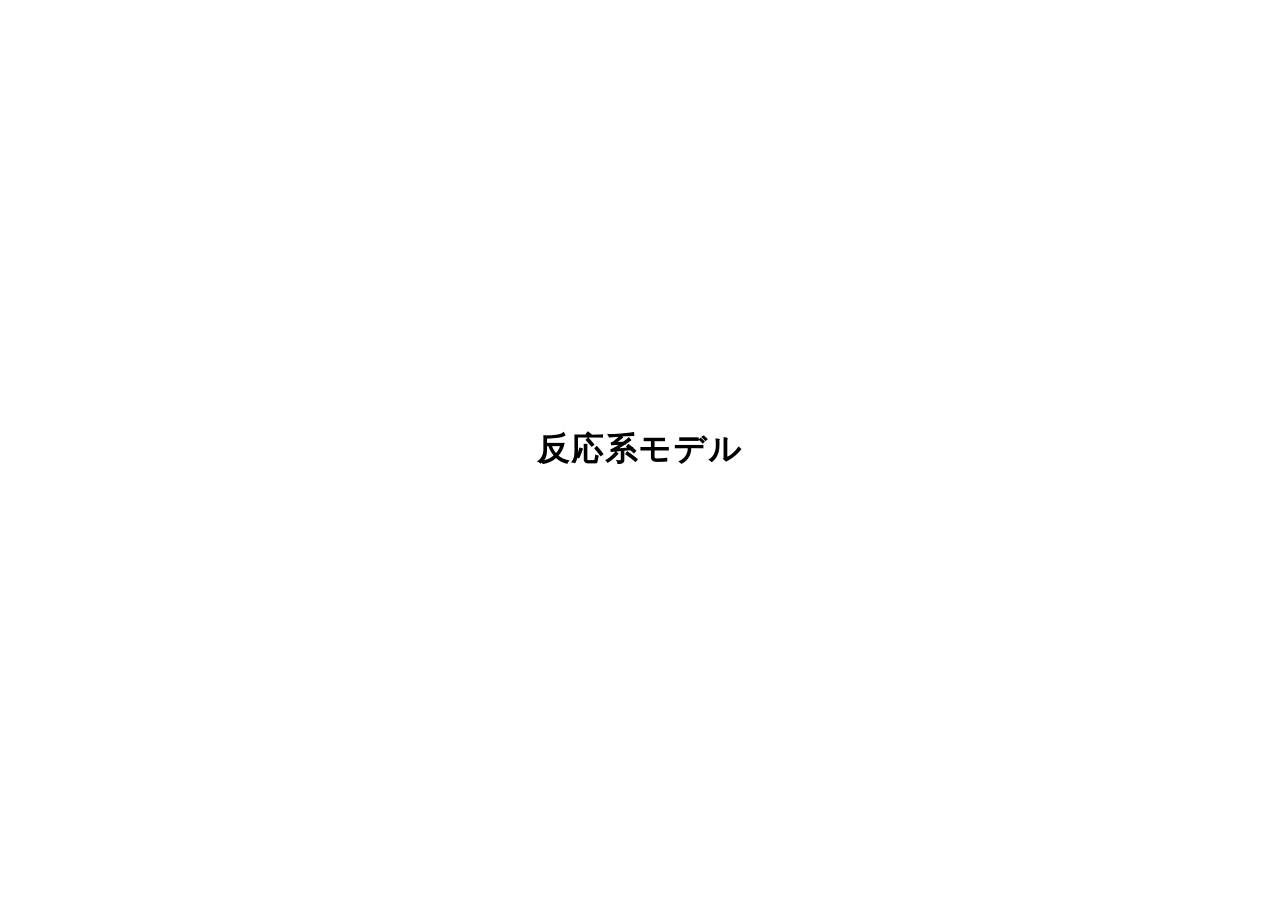
<file: index.html>
<!doctype html>
<html lang="ja">
<head>
  <meta charset="utf-8" />
  <meta name="viewport" content="width=device-width, initial-scale=1" />
  <title>反応系モデル</title>

  <!-- 検索除け（検索エンジン向け） -->
  <meta name="robots" content="noindex, nofollow, noarchive, nosnippet, noimageindex">
  <meta name="googlebot" content="noindex, nofollow, noarchive, nosnippet, noimageindex">
  <meta name="bingbot" content="noindex, nofollow, noarchive, nosnippet, noimageindex">

  <style>
    :root { font-family: system-ui, -apple-system, Segoe UI, Roboto, "Noto Sans JP", sans-serif; }
    body { margin: 0; min-height: 100vh; display: grid; place-items: center; }
    h1 { margin: 0; font-size: 32px; letter-spacing: 0.06em; }
  </style>
</head>
<body>
  <h1>反応系モデル</h1>
</body>
</html>
</file>
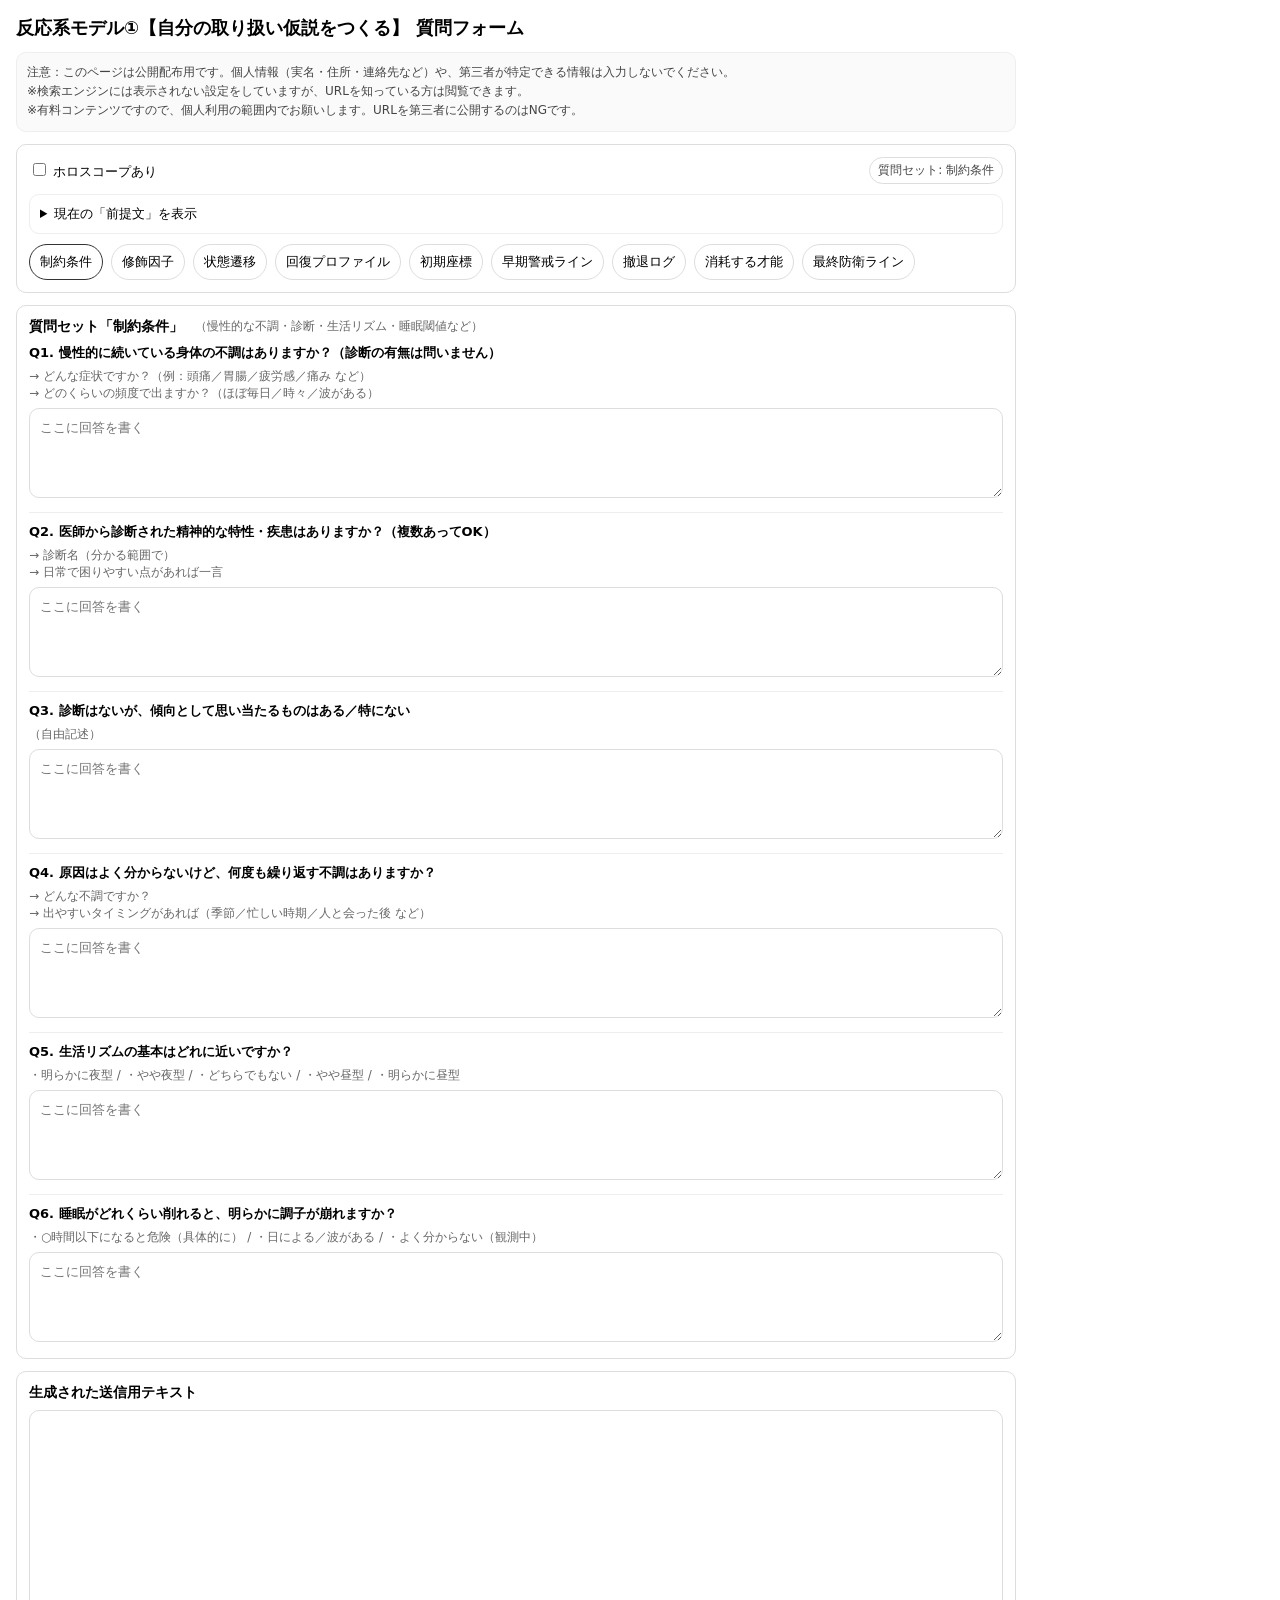
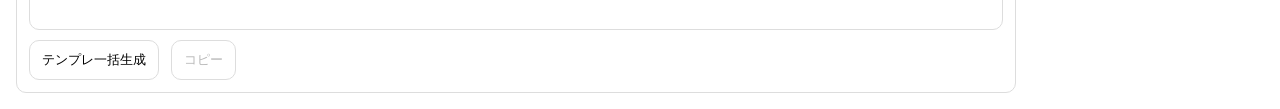
<file: prompts/0perating-instructi0ns.html>
<!doctype html>
<html lang="ja">
<head>
  <meta charset="utf-8" />
  <meta name="viewport" content="width=device-width, initial-scale=1" />
  <title>反応系モデル 質問フォーム　フルセット版</title>
  <!-- OGP -->
<meta property="og:title" content="反応系モデル｜自分の取り扱い仮説">
<meta property="og:description" content="反応系モデル　自分の取り扱い仮説　フルセット版">
<meta property="og:image" content="https://fudebaco-issiki.github.io/reactionsystemmodel/assets/images/og-image.jpeg">
<meta property="og:url" content="https://fudebaco-issiki.github.io/reactionsystemmodel/prompts/0perating-instructi0ns.html">
<meta property="og:type" content="website">

<!-- Twitter -->
<meta name="twitter:card" content="summary_large_image">
<meta name="twitter:title" content="反応系モデル｜自分の取り扱い仮説">
<meta name="twitter:description" content="反応系モデル　自分の取り扱い仮説　フルセット版">
<meta name="twitter:image" content="https://fudebaco-issiki.github.io/reactionsystemmodel/assets/images/og-image.jpeg">

  <!-- 検索除け（検索エンジン向け） -->
  <meta name="robots" content="noindex, nofollow, noarchive, nosnippet, noimageindex">
  <meta name="googlebot" content="noindex, nofollow, noarchive, nosnippet, noimageindex">
  <meta name="bingbot" content="noindex, nofollow, noarchive, nosnippet, noimageindex">

  <style>
    .notice {
      border: 1px solid #eee;
      border-radius: 10px;
      padding: 10px;
      background: #fafafa;
      font-size: 12px;
      line-height: 1.6;
      color: #444;
      margin-bottom: 12px;
    }
    .notice strong { font-weight: 700; }

    :root { font-family: system-ui, -apple-system, Segoe UI, Roboto, "Noto Sans JP", sans-serif; }
    body { margin: 16px; max-width: 1000px; }
    h1 { font-size: 18px; margin: 0 0 12px; }
    .card { border: 1px solid #ddd; border-radius: 10px; padding: 12px; margin-bottom: 12px; }
    .row { display: flex; gap: 12px; flex-wrap: wrap; align-items: center; }
    .right { margin-left: auto; display: flex; gap: 8px; align-items: center; }
    .btn {
      border: 1px solid #ddd; background: #fff; padding: 10px 12px; border-radius: 10px;
      cursor: pointer; font-size: 13px;
    }
    .btn:active { transform: translateY(1px); }
    .muted { color: #666; font-size: 12px; }
    .tabs { display: flex; gap: 8px; flex-wrap: wrap; margin-top: 10px; }
    .tab {
      border: 1px solid #ddd; background: #fff; padding: 8px 10px; border-radius: 999px;
      cursor: pointer; user-select: none; font-size: 13px;
    }
    .tab[aria-selected="true"] { border-color: #333; }
    textarea, pre {
      width: 100%; box-sizing: border-box; border: 1px solid #ddd; border-radius: 10px;
      padding: 10px; font-size: 13px; line-height: 1.5;
    }
    textarea { min-height: 90px; resize: vertical; }
    pre { margin: 0; white-space: pre-wrap; word-break: break-word; min-height: 220px; }
    .q { border-top: 1px solid #eee; padding-top: 10px; margin-top: 10px; }
    .q:first-child { border-top: none; padding-top: 0; margin-top: 0; }
    .q-title { font-size: 13px; font-weight: 600; margin-bottom: 6px; }
    .q-hint { font-size: 12px; color: #666; margin: 0 0 6px; white-space: pre-wrap; }
    .pill { font-size: 12px; padding: 4px 8px; border: 1px solid #ddd; border-radius: 999px; color: #444; }
    details { border: 1px solid #eee; border-radius: 10px; padding: 10px; }
    summary { cursor: pointer; font-size: 13px; }
  </style>
</head>

<body>
  <h1>反応系モデル①【自分の取り扱い仮説をつくる】 質問フォーム</h1>

  <div class="notice">
    注意：このページは公開配布用です。個人情報（実名・住所・連絡先など）や、第三者が特定できる情報は入力しないでください。<br>
    ※検索エンジンには表示されない設定をしていますが、URLを知っている方は閲覧できます。<br>
    ※有料コンテンツですので、個人利用の範囲内でお願いします。URLを第三者に公開するのはNGです。
  </div>

  <!-- Top controls -->
  <div class="card">
    <div class="row">
      <label style="font-size:13px;">
        <input type="checkbox" id="hasHoroscope" />
        ホロスコープあり
      </label>

      <div class="right">
        <span class="pill" id="activeTabPill">-</span>
      </div>
    </div>

    <details style="margin-top:10px;">
      <summary>現在の「前提文」を表示</summary>
      <pre id="introPreview" style="min-height:auto; margin-top:10px;"></pre>
    </details>

    <div id="horoscopeBox" style="margin-top:10px; display:none;">
      <div class="muted" style="margin-bottom:6px;">ホロスコープ情報（テキストでもOK。スクショがあるなら後で貼る前提でもOK）</div>
      <textarea id="horoscopeInput" placeholder="例：ホロスコープ画像あり（スクショを貼る） / 主要要素メモ など"></textarea>
    </div>

    <div class="tabs" id="tabs" role="tablist" aria-label="質問カテゴリ"></div>
  </div>

  <!-- Questions -->
  <div class="card">
    <div class="row" style="margin-bottom:8px;">
      <strong style="font-size:14px;" id="sectionTitle">質問</strong>
      <span class="muted" id="sectionDesc"></span>
    </div>
    <div id="questionArea"></div>
  </div>

  <!-- Output -->
  <div class="card">
    <div class="row" style="margin-bottom:8px;">
      <strong style="font-size:14px;">生成された送信用テキスト</strong>
      <span class="muted" id="status"></span>
    </div>

    <pre id="output"></pre>

    <div class="row" style="margin-top:10px;">
      <button class="btn" id="generateBtn">テンプレ一括生成</button>
      <button class="btn" id="copyBtn" disabled>コピー</button>
    </div>
  </div>

  <script>
    // ===== Intro texts =====
    const INTRO_NO_HOROSCOPE =
`あなたは「反応系モデル」に基づく自己観察支援AIです。これは占い・診断・性格分類ではなく、人間を「反応系（神経系・思考・感情・身体を含むシステム）」として捉え、入力（刺激・状況）→消耗→回復の挙動を観測・言語化し、運用調整に役立てるための仮説ツールです。以下の情報から読み取れることを、平易な表現で、反応系構造モデルとしてまとめてください。`;

    const INTRO_WITH_HOROSCOPE =
`あなたは「反応系モデル」に基づく自己観察支援AIです。これは占い・診断・性格分類ではなく、人間を「反応系（神経系・思考・感情・身体を含むシステム）」として捉え、入力（刺激・状況）→消耗→回復の挙動を観測・言語化し、運用調整に役立てるための仮説ツールです。【ホロスコープの扱い】ホロスコープは「当て物」ではなく、反応系のプリセット（刺激の拾い方・回復の方向・過負荷ポイント）を仮説として読み取るための粗い地図です。以下の情報から読み取れることを、平易な表現で、反応系構造モデルとしてまとめてください。`;

    // ===== Question sets =====
    const SECTIONS = [
      {
        id: "constraints",
        label: "制約条件",
        desc: "慢性的な不調・診断・生活リズム・睡眠閾値など",
        questions: [
          { id: "c1", title: "慢性的に続いている身体の不調はありますか？（診断の有無は問いません）",
            hint: "→ どんな症状ですか？（例：頭痛／胃腸／疲労感／痛み など）\n→ どのくらいの頻度で出ますか？（ほぼ毎日／時々／波がある）" },
          { id: "c2", title: "医師から診断された精神的な特性・疾患はありますか？（複数あってOK）",
            hint: "→ 診断名（分かる範囲で）\n→ 日常で困りやすい点があれば一言" },
          { id: "c3", title: "診断はないが、傾向として思い当たるものはある／特にない",
            hint: "（自由記述）" },
          { id: "c4", title: "原因はよく分からないけど、何度も繰り返す不調はありますか？",
            hint: "→ どんな不調ですか？\n→ 出やすいタイミングがあれば（季節／忙しい時期／人と会った後 など）" },
          { id: "c5", title: "生活リズムの基本はどれに近いですか？",
            hint: "・明らかに夜型 / ・やや夜型 / ・どちらでもない / ・やや昼型 / ・明らかに昼型" },
          { id: "c6", title: "睡眠がどれくらい削れると、明らかに調子が崩れますか？",
            hint: "・○時間以下になると危険（具体的に） / ・日による／波がある / ・よく分からない（観測中）" }
        ]
      },
      {
        id: "modifiers",
        label: "修飾因子",
        desc: "服薬や刺激感受性、身体サイン、生活要素の影響など",
        questions: [
          { id: "m1", title: "服薬や治療を始めてから、はっきり変わった点はありますか？（あればいくつでも回答可）",
            hint: "睡眠が安定/乱れた、気分の上下が減った/増えた、思考が軽い/重い、感情が平坦/揺れやすい、身体がだるい/楽、その他" },
          { id: "m2", title: "「効いている感じ」はありますか？",
            hint: "・はっきりある / ・うっすらある / ・よくわからない / ・ない" },
          { id: "m3", title: "調子のいいとき、思考のスピードはどれに近いですか？",
            hint: "・かなり速い（止まらない／飛びすぎる） / ・ちょうどいい / ・遅め（考えるのが重い） / ・波が大きい（速い日と遅い日の差が激しい）" },
          { id: "m4", title: "思考が速すぎる or 遅すぎるとき、困ることはありますか？（あれば具体的に）",
            hint: "（自由記述）" },
          { id: "m5", title: "普段の感情の振れ幅は、どれに近いですか？",
            hint: "・小さい（安定／平坦） / ・中くらい / ・大きい（嬉しい・つらいが極端） / ・時期によって全然違う" },
          { id: "m6", title: "感情が「出なさすぎる」「出すぎる」と感じるのはどんなときですか？",
            hint: "（自由記述）" },
          { id: "m7", title: "以下の刺激に対して、普段どう感じやすいですか？（しんどくなりやすいものを残してください）",
            hint: "音 / 光 / 人の気配 / 視線 / 匂い / 触覚（服・肌触りなど） / 特にない／日による" },
          { id: "m8", title: "刺激に敏感になるのは、どんな状態のときですか？（疲れている／睡眠不足／人と会った後 など）",
            hint: "（自由記述）" },
          { id: "m9", title: "不調のサインは、最初どこに出やすいですか？",
            hint: "頭（重い・ぼーっとする）/ 胃腸 / 呼吸 / 肩 / 首 / 全身のだるさ / その他" },
          { id: "m10", title: "「今日は危ないな」と気づく身体サインがあれば教えてください。",
            hint: "（自由記述）" },
          { id: "m11", title: "明らかに調子が変わるものはありますか？（食事・運動・休養）",
            hint:
`食事：食べないと壊れる / 食べすぎると重い / 特定の食べ物で変わる / あまり関係ない
運動：少し動くと回復 / 動くと消耗 / 波がある / していない
休養：寝れば戻る / 寝ても戻らない / 寝すぎると崩れる / 時間より質が大事` }
        ]
      },
      {
        id: "transitions",
        label: "状態遷移",
        desc: "前提が変わった出来事、緊張状態、手放した役割など",
        questions: [
          { id: "t1", title: "引越し・転職・部署異動・人間関係の大きな変化など、生活や仕事の前提が変わった出来事はありましたか？（私生活／仕事どちらでも、複数あってもOK）",
            hint: "（自由記述）" },
          { id: "t2", title: "ある時期、責任・期待・判断の多さ・緊張状態などで、「考えるだけで消耗する」「気が休まらない」と感じる状態はありましたか？",
            hint: "（自由記述）" },
          { id: "t3", title: "睡眠不足・疲労・体力低下・体調不良など、身体のコンディションが明らかに落ちていた時期はありましたか？",
            hint: "（自由記述）" },
          { id: "t4", title: "病気や体力の変化をきっかけに、「これはもう続けられない」「やらなくていい」と手放した役割や立場はありますか？",
            hint: "（自由記述）" },
          { id: "t5", title: "「気合や根性で何とかする」やり方が、急に・または徐々に通用しなくなったと感じた時期はありますか？",
            hint: "（自由記述）" }
        ]
      },
      {
        id: "recovery_profile",
        label: "回復プロファイル",
        desc: "「戻った」瞬間の再現条件と反動まで",
        questions: [
          { id: "rp1", title: "人生で「一番、ちゃんと持ち直した」と感じた瞬間はいつ頃ですか？年齢や時期はだいたいでOKです。",
            hint: "「完全回復」ではなく「戻ったな」でOK" },
          { id: "rp2", title: "そのとき、何が起きていましたか？具体的な出来事を書いてください。",
            hint: "箇条書きでもOK（例：仕事を辞めた／誰かと話した／一人で没頭／環境が変わった）" },
          { id: "rp3", title: "今振り返ってみて、「一番効いていた」と思う要素はどれですか？",
            hint: "例：刺激（音楽・舞台・自然・創作など）／環境（場所・時間帯・静けさ）／行為（作る／観る／動く／休む）／人との関わり方（誰かがいた／いなかった）" },
          { id: "rp4", title: "その回復感は、どれくらい続きましたか？体感でOKです。",
            hint: "例：数時間／半日／数日／数週間／もっと長く" },
          { id: "rp5", title: "そのとき、他人は関わっていましたか？一番近いものを選んでください。",
            hint: "完全に一人／そばに人はいたが関わりは薄かった／誰かと深く関わっていた" },
          { id: "rp6", title: "お金・評価・締切などは絡んでいましたか？",
            hint: "例：お金を払った／もらった、評価される状況だった、期限や締切があった、まったく関係なかった" },
          { id: "rp7", title: "今、同じ条件をもう一度つくれそうですか？",
            hint: "またできそうな要素／難しそうな要素を分けて（「一部だけならできそう」でもOK）" },
          { id: "rp8", title: "その後、反動はありましたか？あれば、どんな形だったか教えてください。",
            hint: "（自由記述）" }
        ]
      },
      {
        id: "initial_coordinates",
        label: "初期座標",
        desc: "素の快適座標の手がかり",
        questions: [
          { id: "ic1", title: "幼少期に「一人で没頭していたもの」はなんですか？",
            hint: "（自由記述）" },
          { id: "ic2", title: "今でも理由なく惹かれる色・時間帯はなんですか？",
            hint: "色 / 時間帯（朝・夕・深夜など）を分けてもOK" }
        ]
      },
      {
        id: "early_warning",
        label: "早期警戒ライン",
        desc: "最初にしんどい刺激と、最初の身体症状",
        questions: [
          { id: "ew1", title: "どんな刺激が一番先にしんどくなりますか？",
            hint: "例：人の期待／予定／物音／感情の起伏 など" },
          { id: "ew2", title: "体のどこに最初に症状が出ますか？",
            hint: "例：胃／頭／皮膚／呼吸 など" }
        ]
      },
      {
        id: "retreat_log",
        label: "撤退ログ",
        desc: "距離を置いて楽になったもの、役割の解除",
        questions: [
          { id: "rl1", title: "以前は続けていたけれど、やめた（距離を置いた）ことで楽になったことはありますか？（複数可／思いつく範囲で）",
            hint:
`例：仕事／業務内容／趣味／創作活動／人付き合い／コミュニティ／生活習慣（働き方・時間帯など）／その他（自由記述）
・特に思い当たらない` },
          { id: "rl2", title: "やめた直後、またはしばらくしてどんな点が楽になりましたか？（体・気分・思考 など）",
            hint: "（自由記述）" },
          { id: "rl3", title: "「期待されなくなって、正直ほっとした」と感じた役割や立場はありますか？",
            hint: "ある→どんな期待・役割？（例：頼られ役／まとめ役／専門家ポジション など）／うっすら思い当たる／特にない" },
          { id: "rl4", title: "「これは向いてないかもしれない」と認めた瞬間はありましたか？（できなくなった、ではなく認識が変わった瞬間）",
            hint: "ある／ない → きっかけ（体調／環境／出来事など）・具体的に／まだ分からない" }
        ]
      },
      {
        id: "draining_talents",
        label: "消耗する才能",
        desc: "楽しいのに燃え尽きる領域、期待の重さ",
        questions: [
          { id: "dt1", title: "やっている間は楽しいけれど、長く続けると疲れ切ってしまうものはありますか？（複数可）",
            hint:
`例：創作・表現（文章・絵・音楽など）／調べ物／考えること／人と深く話す／相談に乗る／企画・アイデア出し／集中して一気に仕上げる作業／その他
・特に思い当たらない → 「○時間くらいが限界かも」` },
          { id: "dt2", title: "周りからは「得意だね」「向いてるね」と言われるけれど、終わったあとにあまり回復感が残らないものはありますか？",
            hint: "ある→どんなこと？（ざっくり・複数OK）／特にない／分からない" },
          { id: "dt3", title: "褒められたり、期待されたりすると、逆に重く感じることはありますか？（近いものを選んで補足OK）",
            hint:
`「次も同じレベルを求められる」と感じる／見られている意識で緊張／自分のペースでできなくなる／義務や役割に変わった気がする／特にない・むしろ嬉しい／その他` }
        ]
      },
      {
        id: "final_defense",
        label: "最終防衛ライン",
        desc: "本能的NO、無視した時の破綻パターン、黄色信号",
        questions: [
          { id: "fd1", title: "これまでの経験で、「これは無理だった」「本能的に拒否が出た」と感じた場面はありますか？（複数可）",
            hint:
`例：価値観や考え方を否定・矯正された／役割や責任を一方的に押し付けられた／ペース（時間・量・頻度）を乱された／身体や感情の領域に踏み込まれた／その他
→ 「この手の状況はダメかも」という傾向があれば追記` },
          { id: "fd2", title: "そのNOを無視して続けた場合、あとからどんなことが起きやすいですか？（当てはまるものを選んで補足OK）",
            hint:
`急に動けなくなる／何もしたくなくなる
感情が爆発する／強い怒りが出る
ぼーっとする／現実感が薄れる
気分が落ち込み、自己否定が強くなる
その場や関係から衝動的に離れたくなる
体調を崩す（頭痛・胃腸・不眠など）
その他（自由記述）` },
          { id: "fd3", title: "振り返ると、「これは黄色信号だったな」と思える前兆はありますか？（怒る・壊れる直前のサイン）",
            hint:
`言葉が極端に減る／逆に止まらなくなる
頭がぐるぐるする／思考が一点に固まる
体がこわばる／呼吸が浅くなる
些細なことでイラッとする
急に冷める／どうでもよくなる
特に思い当たらない
その他（自由記述）` }
        ]
      }
    ];

    // ===== DOM =====
    const hasHoroscopeEl = document.getElementById("hasHoroscope");
    const horoscopeBoxEl = document.getElementById("horoscopeBox");
    const horoscopeInputEl = document.getElementById("horoscopeInput");
    const introPreviewEl = document.getElementById("introPreview");

    const tabsEl = document.getElementById("tabs");
    const activeTabPillEl = document.getElementById("activeTabPill");
    const sectionTitleEl = document.getElementById("sectionTitle");
    const sectionDescEl = document.getElementById("sectionDesc");
    const questionAreaEl = document.getElementById("questionArea");

    const generateBtn = document.getElementById("generateBtn");
    const copyBtn = document.getElementById("copyBtn");
    const outputEl = document.getElementById("output");
    const statusEl = document.getElementById("status");

    // ===== State =====
    let activeSectionId = SECTIONS[0].id;
    const answers = {}; // key: questionId -> text

    // ===== Helpers =====
    function setStatus(msg) {
      statusEl.textContent = msg ? `・${msg}` : "";
    }

    function getIntroText() {
      return hasHoroscopeEl.checked ? INTRO_WITH_HOROSCOPE : INTRO_NO_HOROSCOPE;
    }

    function getActiveSection() {
      return SECTIONS.find(s => s.id === activeSectionId) || SECTIONS[0];
    }

    function clearOutput() {
      outputEl.textContent = "";
      copyBtn.disabled = true;
      setStatus("");
    }

    function renderIntroPreview() {
      introPreviewEl.textContent = getIntroText();
    }

    function renderTabs() {
      tabsEl.innerHTML = "";
      SECTIONS.forEach(sec => {
        const b = document.createElement("button");
        b.type = "button";
        b.className = "tab";
        b.role = "tab";
        b.textContent = sec.label;
        b.setAttribute("aria-selected", String(sec.id === activeSectionId));
        b.addEventListener("click", () => {
          activeSectionId = sec.id;
          renderTabs();
          renderQuestions();
          clearOutput(); // ★タブ切替で出力をクリア（事故防止）
        });
        tabsEl.appendChild(b);
      });
      activeTabPillEl.textContent = `質問セット: ${getActiveSection().label}`;
    }

    function renderQuestions() {
      const sec = getActiveSection();
      sectionTitleEl.textContent = `質問セット「${sec.label}」`;
      sectionDescEl.textContent = sec.desc ? `（${sec.desc}）` : "";

      questionAreaEl.innerHTML = "";
      sec.questions.forEach((q, idx) => {
        const wrap = document.createElement("div");
        wrap.className = "q";

        const title = document.createElement("div");
        title.className = "q-title";
        title.textContent = `Q${idx + 1}. ${q.title}`;

        const hint = document.createElement("p");
        hint.className = "q-hint";
        hint.textContent = q.hint || "";

        const ta = document.createElement("textarea");
        ta.placeholder = "ここに回答を書く";
        ta.value = answers[q.id] || "";
        ta.addEventListener("input", () => {
          answers[q.id] = ta.value;
        });

        wrap.appendChild(title);
        if (q.hint) wrap.appendChild(hint);
        wrap.appendChild(ta);

        questionAreaEl.appendChild(wrap);
      });
      setStatus("");
    }

    // ★選択中タブだけ集める
    function collectActiveQA() {
      const sec = getActiveSection();
      const blocks = [];
      blocks.push(`【${sec.label}】`);
      sec.questions.forEach((q, i) => {
        const a = (answers[q.id] || "").trim();
        blocks.push(`Q${i + 1}. ${q.title}`);
        if (q.hint) blocks.push(`（補足）${q.hint}`);
        blocks.push(`A. ${a || "（未入力）"}`);
        blocks.push("");
      });
      return blocks.join("\n").trim();
    }

    function buildFinalPrompt() {
      const intro = getIntroText();
      const horoscopePart = hasHoroscopeEl.checked
        ? `\n\n【ホロスコープ情報】\n${(horoscopeInputEl.value || "").trim() || "（未入力）"}`
        : "";

      const qa = collectActiveQA(); // ★ここがポイント
      return `${intro}${horoscopePart}\n\n【質問と回答】\n${qa}`;
    }

    // ===== Events =====
    hasHoroscopeEl.addEventListener("change", () => {
      horoscopeBoxEl.style.display = hasHoroscopeEl.checked ? "block" : "none";
      renderIntroPreview();
      clearOutput();
    });

    generateBtn.addEventListener("click", () => {
      const text = buildFinalPrompt();
      outputEl.textContent = text;
      copyBtn.disabled = !text.trim();
      setStatus(`生成しました（${getActiveSection().label}のみ）`);
    });

    copyBtn.addEventListener("click", async () => {
      const text = outputEl.textContent || "";
      if (!text.trim()) return;

      try {
        await navigator.clipboard.writeText(text);
        setStatus("コピーしました");
      } catch (e) {
        const ta = document.createElement("textarea");
        ta.value = text;
        document.body.appendChild(ta);
        ta.select();
        document.execCommand("copy");
        document.body.removeChild(ta);
        setStatus("コピーしました（フォールバック）");
      }
    });

    // ===== Init =====
    renderIntroPreview();
    renderTabs();
    renderQuestions();
    horoscopeBoxEl.style.display = "none";
  </script>
</body>
</html>
</file>
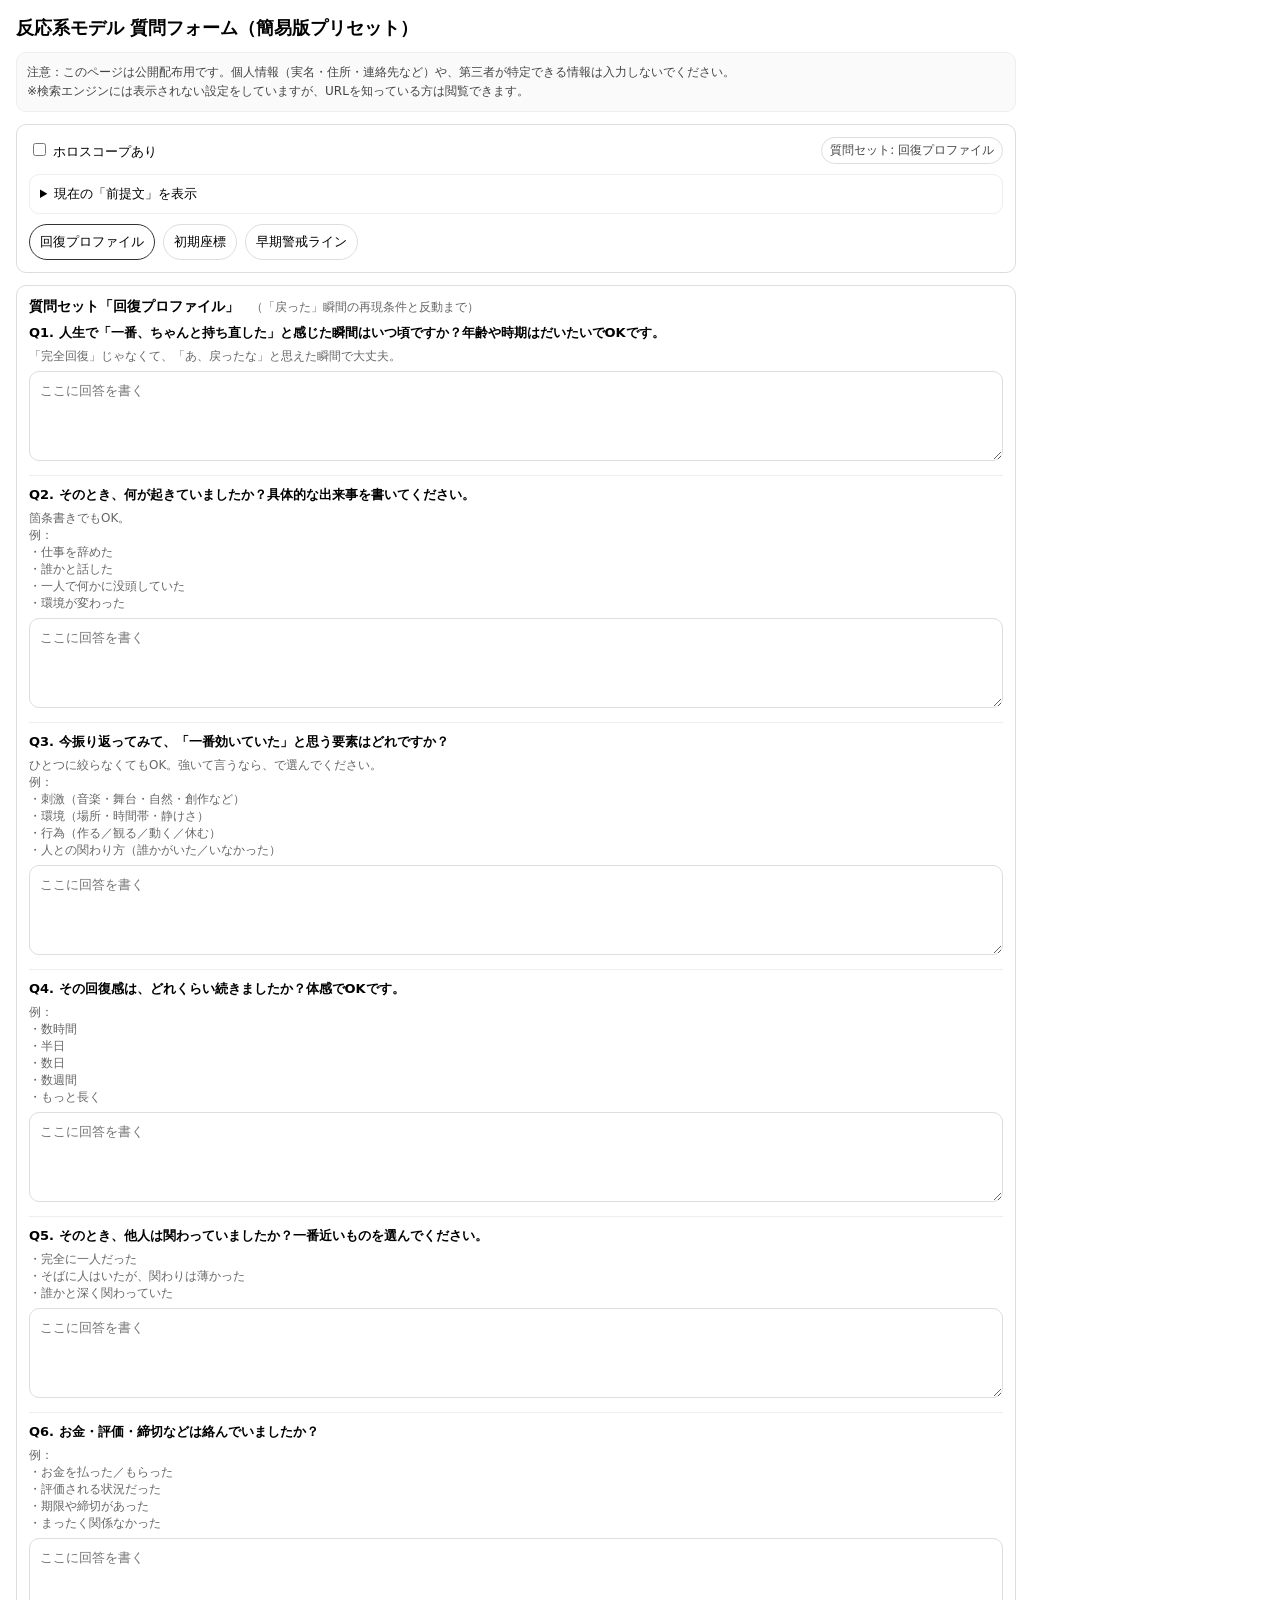
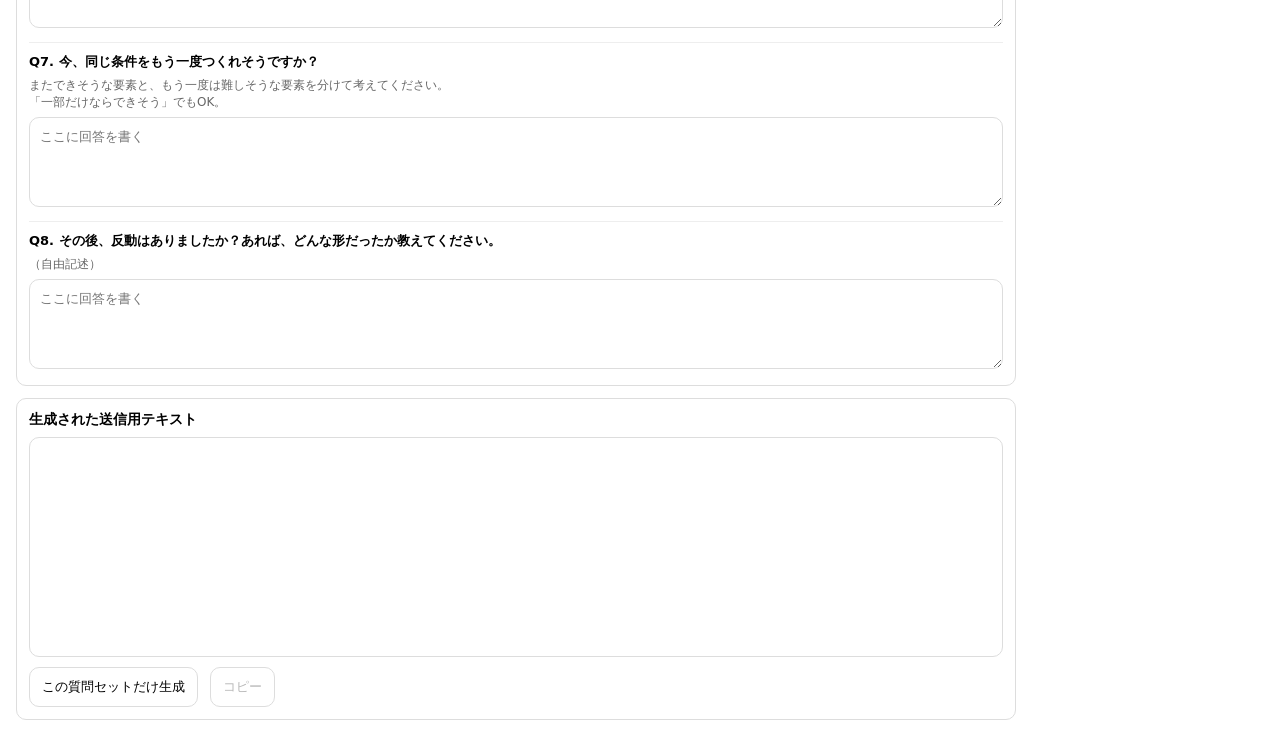
<file: prompts/free1.html>
<!doctype html>
<html lang="ja">
<head>
  <meta charset="utf-8" />
  <meta name="viewport" content="width=device-width, initial-scale=1" />
  <title>反応系モデル フォーム（無料ver.）</title>
  <!-- OGP -->
<meta property="og:title" content="反応系モデル｜簡易版プリセット">
<meta property="og:description" content="反応系モデル　自分の取り扱い仮説　簡易版プリセット">
<meta property="og:image" content="https://fudebaco-issiki.github.io/reactionsystemmodel/assets/images/og-image.jpeg">
<meta property="og:url" content="https://fudebaco-issiki.github.io/reactionsystemmodel/prompts/free1.html">
<meta property="og:type" content="website">

<!-- Twitter -->
<meta name="twitter:card" content="summary_large_image">
<meta name="twitter:title" content="反応系モデル｜簡易版プリセット">
<meta name="twitter:description" content="反応系モデル自己観察フォーム　簡易版プリセット">
<meta name="twitter:image" content="https://fudebaco-issiki.github.io/reactionsystemmodel/assets/images/og-image.jpeg">

  <!-- 検索除け（検索エンジン向け） -->
  <meta name="robots" content="noindex, nofollow, noarchive, nosnippet, noimageindex">
  <meta name="googlebot" content="noindex, nofollow, noarchive, nosnippet, noimageindex">
  <meta name="bingbot" content="noindex, nofollow, noarchive, nosnippet, noimageindex">

  <style>
    .notice {
      border: 1px solid #eee;
      border-radius: 10px;
      padding: 10px;
      background: #fafafa;
      font-size: 12px;
      line-height: 1.6;
      color: #444;
      margin-bottom: 12px;
    }
    .notice strong { font-weight: 700; }

    :root { font-family: system-ui, -apple-system, Segoe UI, Roboto, "Noto Sans JP", sans-serif; }
    body { margin: 16px; max-width: 1000px; }
    h1 { font-size: 18px; margin: 0 0 12px; }
    .card { border: 1px solid #ddd; border-radius: 10px; padding: 12px; margin-bottom: 12px; }
    .row { display: flex; gap: 12px; flex-wrap: wrap; align-items: center; }
    .right { margin-left: auto; display: flex; gap: 8px; align-items: center; }
    .btn {
      border: 1px solid #ddd; background: #fff; padding: 10px 12px; border-radius: 10px;
      cursor: pointer; font-size: 13px;
    }
    .btn:active { transform: translateY(1px); }
    .muted { color: #666; font-size: 12px; }
    .tabs { display: flex; gap: 8px; flex-wrap: wrap; margin-top: 10px; }
    .tab {
      border: 1px solid #ddd; background: #fff; padding: 8px 10px; border-radius: 999px;
      cursor: pointer; user-select: none; font-size: 13px;
    }
    .tab[aria-selected="true"] { border-color: #333; }
    textarea, pre {
      width: 100%; box-sizing: border-box; border: 1px solid #ddd; border-radius: 10px;
      padding: 10px; font-size: 13px; line-height: 1.5;
    }
    textarea { min-height: 90px; resize: vertical; }
    pre { margin: 0; white-space: pre-wrap; word-break: break-word; min-height: 220px; }
    .q { border-top: 1px solid #eee; padding-top: 10px; margin-top: 10px; }
    .q:first-child { border-top: none; padding-top: 0; margin-top: 0; }
    .q-title { font-size: 13px; font-weight: 600; margin-bottom: 6px; }
    .q-hint { font-size: 12px; color: #666; margin: 0 0 6px; white-space: pre-wrap; }
    .pill { font-size: 12px; padding: 4px 8px; border: 1px solid #ddd; border-radius: 999px; color: #444; }
    details { border: 1px solid #eee; border-radius: 10px; padding: 10px; }
    summary { cursor: pointer; font-size: 13px; }
  </style>
</head>

<body>
  <h1>反応系モデル 質問フォーム（簡易版プリセット）</h1>

  <div class="notice">
    注意：このページは公開配布用です。個人情報（実名・住所・連絡先など）や、第三者が特定できる情報は入力しないでください。<br>
    ※検索エンジンには表示されない設定をしていますが、URLを知っている方は閲覧できます。
  </div>

  <!-- Top controls -->
  <div class="card">
    <div class="row">
      <label style="font-size:13px;">
        <input type="checkbox" id="hasHoroscope" />
        ホロスコープあり
      </label>

      <div class="right">
        <span class="pill" id="activeTabPill">-</span>
      </div>
    </div>

    <details style="margin-top:10px;">
      <summary>現在の「前提文」を表示</summary>
      <pre id="introPreview" style="min-height:auto; margin-top:10px;"></pre>
    </details>

    <div id="horoscopeBox" style="margin-top:10px; display:none;">
      <div class="muted" style="margin-bottom:6px;">ホロスコープ情報（テキストでもOK。スクショがあるなら後で貼る前提でもOK）</div>
      <textarea id="horoscopeInput" placeholder="例：ホロスコープ画像あり（スクショを貼る） / 主要要素メモ など"></textarea>
    </div>

    <div class="tabs" id="tabs" role="tablist" aria-label="質問カテゴリ"></div>
  </div>

  <!-- Questions -->
  <div class="card">
    <div class="row" style="margin-bottom:8px;">
      <strong style="font-size:14px;" id="sectionTitle">質問</strong>
      <span class="muted" id="sectionDesc"></span>
    </div>
    <div id="questionArea"></div>
  </div>

  <!-- Output -->
  <div class="card">
    <div class="row" style="margin-bottom:8px;">
      <strong style="font-size:14px;">生成された送信用テキスト</strong>
      <span class="muted" id="status"></span>
    </div>

    <pre id="output"></pre>

    <div class="row" style="margin-top:10px;">
      <button class="btn" id="generateBtn">この質問セットだけ生成</button>
      <button class="btn" id="copyBtn" disabled>コピー</button>
    </div>
  </div>

  <script>
    // ===== Intro texts =====
    const INTRO_NO_HOROSCOPE =
`あなたは「反応系モデル」に基づく自己観察支援AIです。これは占い・診断・性格分類ではなく、人間を「反応系（神経系・思考・感情・身体を含むシステム）」として捉え、入力（刺激・状況）→消耗→回復の挙動を観測・言語化し、運用調整に役立てるための仮説ツールです。以下の情報から読み取れることを、平易な表現で、反応系構造モデルとしてまとめてください。`;

    const INTRO_WITH_HOROSCOPE =
`あなたは「反応系モデル」に基づく自己観察支援AIです。これは占い・診断・性格分類ではなく、人間を「反応系（神経系・思考・感情・身体を含むシステム）」として捉え、入力（刺激・状況）→消耗→回復の挙動を観測・言語化し、運用調整に役立てるための仮説ツールです。【ホロスコープの扱い】ホロスコープは「当て物」ではなく、反応系のプリセット（刺激の拾い方・回復の方向・過負荷ポイント）を仮説として読み取るための粗い地図です。以下の情報から読み取れることを、平易な表現で、反応系構造モデルとしてまとめてください。`;

    // ===== Question sets =====
    const SECTIONS = [
      {
        id: "recovery_profile",
        label: "回復プロファイル",
        desc: "「戻った」瞬間の再現条件と反動まで",
        questions: [
          {
            id: "rp1",
            title: "人生で「一番、ちゃんと持ち直した」と感じた瞬間はいつ頃ですか？年齢や時期はだいたいでOKです。",
            hint: "「完全回復」じゃなくて、「あ、戻ったな」と思えた瞬間で大丈夫。"
          },
          {
            id: "rp2",
            title: "そのとき、何が起きていましたか？具体的な出来事を書いてください。",
            hint: "箇条書きでもOK。\n例：\n・仕事を辞めた\n・誰かと話した\n・一人で何かに没頭していた\n・環境が変わった"
          },
          {
            id: "rp3",
            title: "今振り返ってみて、「一番効いていた」と思う要素はどれですか？",
            hint: "ひとつに絞らなくてもOK。強いて言うなら、で選んでください。\n例：\n・刺激（音楽・舞台・自然・創作など）\n・環境（場所・時間帯・静けさ）\n・行為（作る／観る／動く／休む）\n・人との関わり方（誰かがいた／いなかった）"
          },
          {
            id: "rp4",
            title: "その回復感は、どれくらい続きましたか？体感でOKです。",
            hint: "例：\n・数時間\n・半日\n・数日\n・数週間\n・もっと長く"
          },
          {
            id: "rp5",
            title: "そのとき、他人は関わっていましたか？一番近いものを選んでください。",
            hint: "・完全に一人だった\n・そばに人はいたが、関わりは薄かった\n・誰かと深く関わっていた"
          },
          {
            id: "rp6",
            title: "お金・評価・締切などは絡んでいましたか？",
            hint: "例：\n・お金を払った／もらった\n・評価される状況だった\n・期限や締切があった\n・まったく関係なかった"
          },
          {
            id: "rp7",
            title: "今、同じ条件をもう一度つくれそうですか？",
            hint: "またできそうな要素と、もう一度は難しそうな要素を分けて考えてください。\n「一部だけならできそう」でもOK。"
          },
          {
            id: "rp8",
            title: "その後、反動はありましたか？あれば、どんな形だったか教えてください。",
            hint: "（自由記述）"
          }
        ]
      },
      {
        id: "initial_coordinates",
        label: "初期座標",
        desc: "素の快適座標の手がかり",
        questions: [
          {
            id: "ic1",
            title: "幼少期に「一人で没頭していたもの」はなんですか？",
            hint: "（自由記述）"
          },
          {
            id: "ic2",
            title: "今でも理由なく惹かれる色・時間帯はなんですか？",
            hint: "色／時間帯（朝・夕・深夜など）を分けてもOK"
          }
        ]
      },
      {
        id: "early_warning",
        label: "早期警戒ライン",
        desc: "最初にしんどい刺激と、最初の身体症状",
        questions: [
          {
            id: "ew1",
            title: "どんな刺激が一番先にしんどくなりますか？",
            hint: "例：\n・人の期待\n・予定\n・物音\n・感情の起伏"
          },
          {
            id: "ew2",
            title: "体のどこに最初に症状が出ますか？",
            hint: "例：\n・胃\n・頭\n・皮膚\n・呼吸"
          }
        ]
      }
    ];

    // ===== DOM =====
    const hasHoroscopeEl = document.getElementById("hasHoroscope");
    const horoscopeBoxEl = document.getElementById("horoscopeBox");
    const horoscopeInputEl = document.getElementById("horoscopeInput");
    const introPreviewEl = document.getElementById("introPreview");

    const tabsEl = document.getElementById("tabs");
    const activeTabPillEl = document.getElementById("activeTabPill");
    const sectionTitleEl = document.getElementById("sectionTitle");
    const sectionDescEl = document.getElementById("sectionDesc");
    const questionAreaEl = document.getElementById("questionArea");

    const generateBtn = document.getElementById("generateBtn");
    const copyBtn = document.getElementById("copyBtn");
    const outputEl = document.getElementById("output");
    const statusEl = document.getElementById("status");

    // ===== State =====
    let activeSectionId = SECTIONS[0].id;
    const answers = {}; // key: questionId -> text

    // ===== Helpers =====
    function setStatus(msg) {
      statusEl.textContent = msg ? `・${msg}` : "";
    }

    function getIntroText() {
      return hasHoroscopeEl.checked ? INTRO_WITH_HOROSCOPE : INTRO_NO_HOROSCOPE;
    }

    function getActiveSection() {
      return SECTIONS.find(s => s.id === activeSectionId) || SECTIONS[0];
    }

    function clearOutput() {
      outputEl.textContent = "";
      copyBtn.disabled = true;
      setStatus("");
    }

    function renderIntroPreview() {
      introPreviewEl.textContent = getIntroText();
    }

    function renderTabs() {
      tabsEl.innerHTML = "";
      SECTIONS.forEach(sec => {
        const b = document.createElement("button");
        b.type = "button";
        b.className = "tab";
        b.role = "tab";
        b.textContent = sec.label;
        b.setAttribute("aria-selected", String(sec.id === activeSectionId));
        b.addEventListener("click", () => {
          activeSectionId = sec.id;
          renderTabs();
          renderQuestions();
          clearOutput();
        });
        tabsEl.appendChild(b);
      });
      activeTabPillEl.textContent = `質問セット: ${getActiveSection().label}`;
    }

    function renderQuestions() {
      const sec = getActiveSection();
      sectionTitleEl.textContent = `質問セット「${sec.label}」`;
      sectionDescEl.textContent = sec.desc ? `（${sec.desc}）` : "";

      questionAreaEl.innerHTML = "";
      sec.questions.forEach((q, idx) => {
        const wrap = document.createElement("div");
        wrap.className = "q";

        const title = document.createElement("div");
        title.className = "q-title";
        title.textContent = `Q${idx + 1}. ${q.title}`;

        const hint = document.createElement("p");
        hint.className = "q-hint";
        hint.textContent = q.hint || "";

        const ta = document.createElement("textarea");
        ta.placeholder = "ここに回答を書く";
        ta.value = answers[q.id] || "";
        ta.addEventListener("input", () => {
          answers[q.id] = ta.value;
        });

        wrap.appendChild(title);
        if (q.hint) wrap.appendChild(hint);
        wrap.appendChild(ta);

        questionAreaEl.appendChild(wrap);
      });
      setStatus("");
    }

    function collectActiveQA() {
      const sec = getActiveSection();
      const blocks = [];
      blocks.push(`【${sec.label}】`);
      sec.questions.forEach((q, i) => {
        const a = (answers[q.id] || "").trim();
        blocks.push(`Q${i + 1}. ${q.title}`);
        if (q.hint) blocks.push(`（補足）${q.hint}`);
        blocks.push(`A. ${a || "（未入力）"}`);
        blocks.push("");
      });
      return blocks.join("\n").trim();
    }

    function buildFinalPrompt() {
      const intro = getIntroText();
      const horoscopePart = hasHoroscopeEl.checked
        ? `\n\n【ホロスコープ情報】\n${(horoscopeInputEl.value || "").trim() || "（未入力）"}`
        : "";

      const qa = collectActiveQA();
      return `${intro}${horoscopePart}\n\n【質問と回答】\n${qa}`;
    }

    // ===== Events =====
    hasHoroscopeEl.addEventListener("change", () => {
      horoscopeBoxEl.style.display = hasHoroscopeEl.checked ? "block" : "none";
      renderIntroPreview();
      clearOutput();
    });

    generateBtn.addEventListener("click", () => {
      const text = buildFinalPrompt();
      outputEl.textContent = text;
      copyBtn.disabled = !text.trim();
      setStatus(`生成しました（${getActiveSection().label}のみ）`);
    });

    copyBtn.addEventListener("click", async () => {
      const text = outputEl.textContent || "";
      if (!text.trim()) return;

      try {
        await navigator.clipboard.writeText(text);
        setStatus("コピーしました");
      } catch (e) {
        const ta = document.createElement("textarea");
        ta.value = text;
        document.body.appendChild(ta);
        ta.select();
        document.execCommand("copy");
        document.body.removeChild(ta);
        setStatus("コピーしました（フォールバック）");
      }
    });

    // ===== Init =====
    renderIntroPreview();
    renderTabs();
    renderQuestions();
    horoscopeBoxEl.style.display = "none";
  </script>
</body>
</html>
</file>
